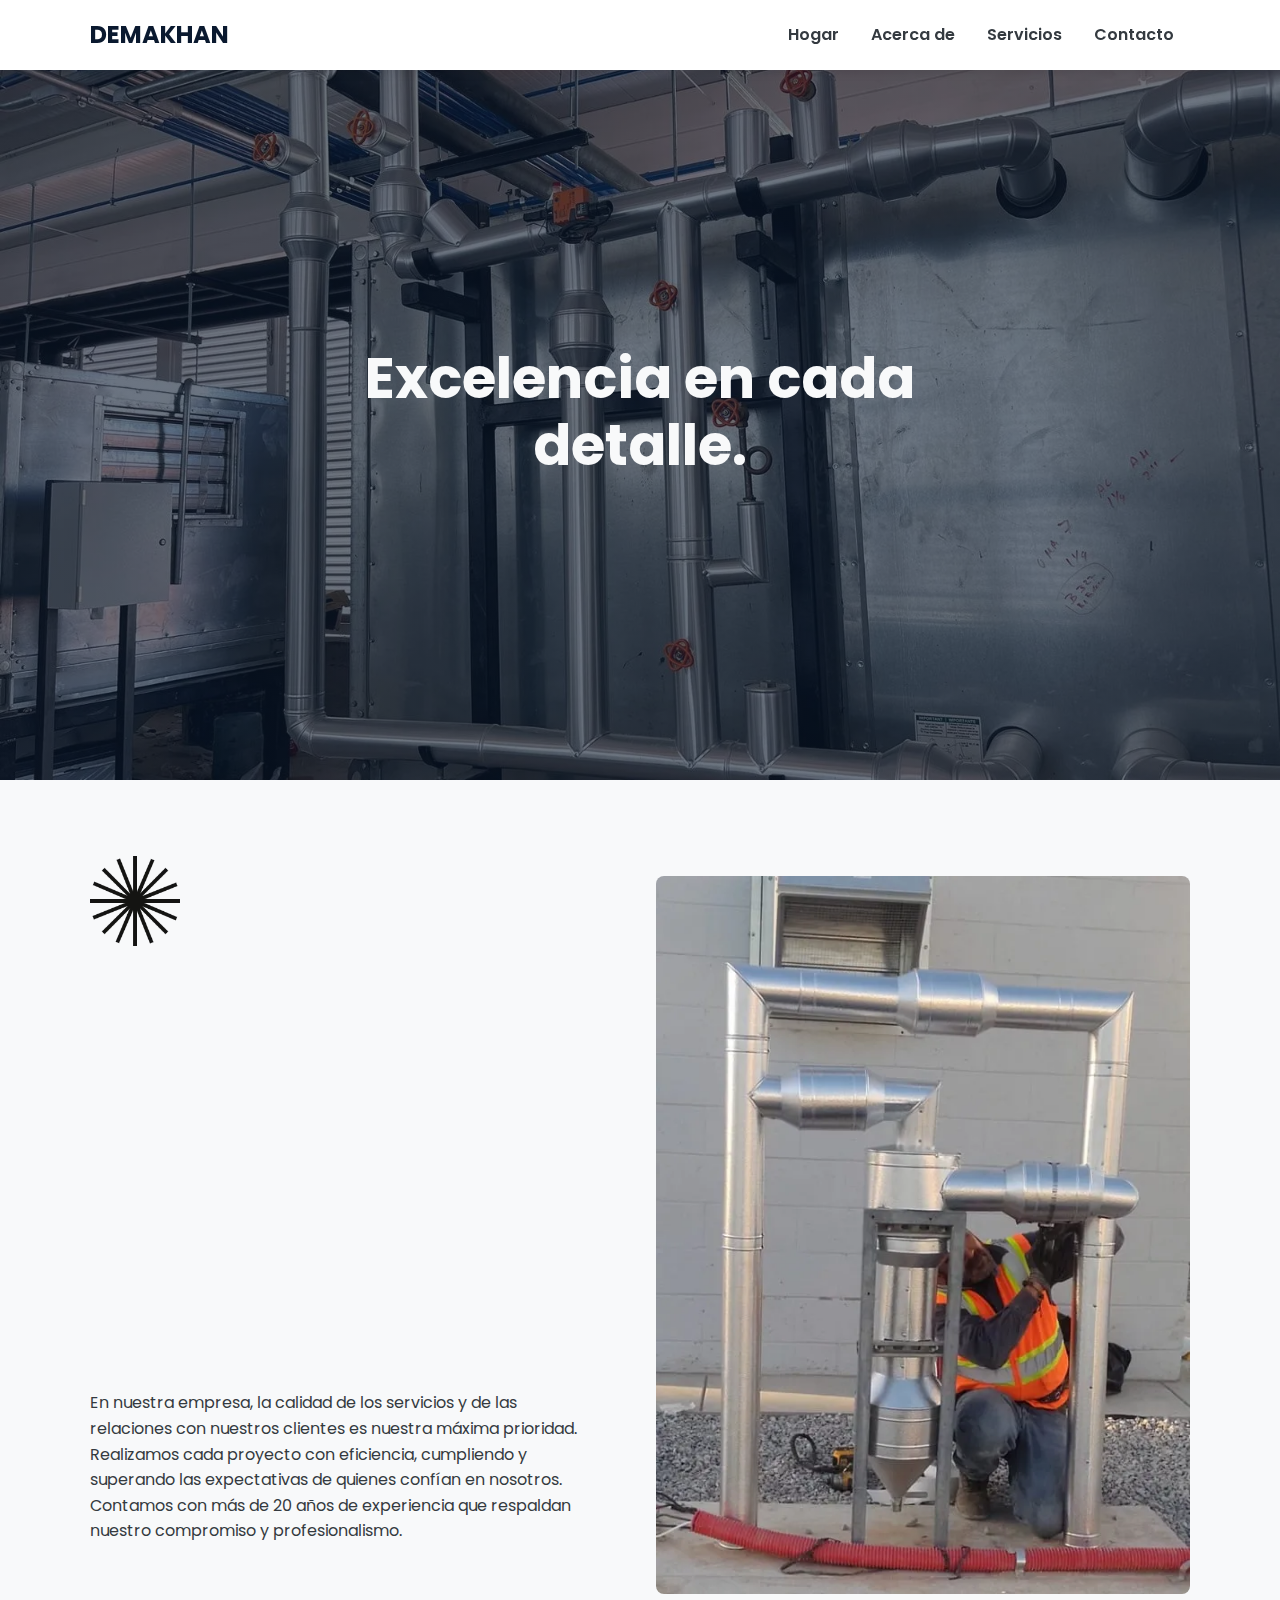
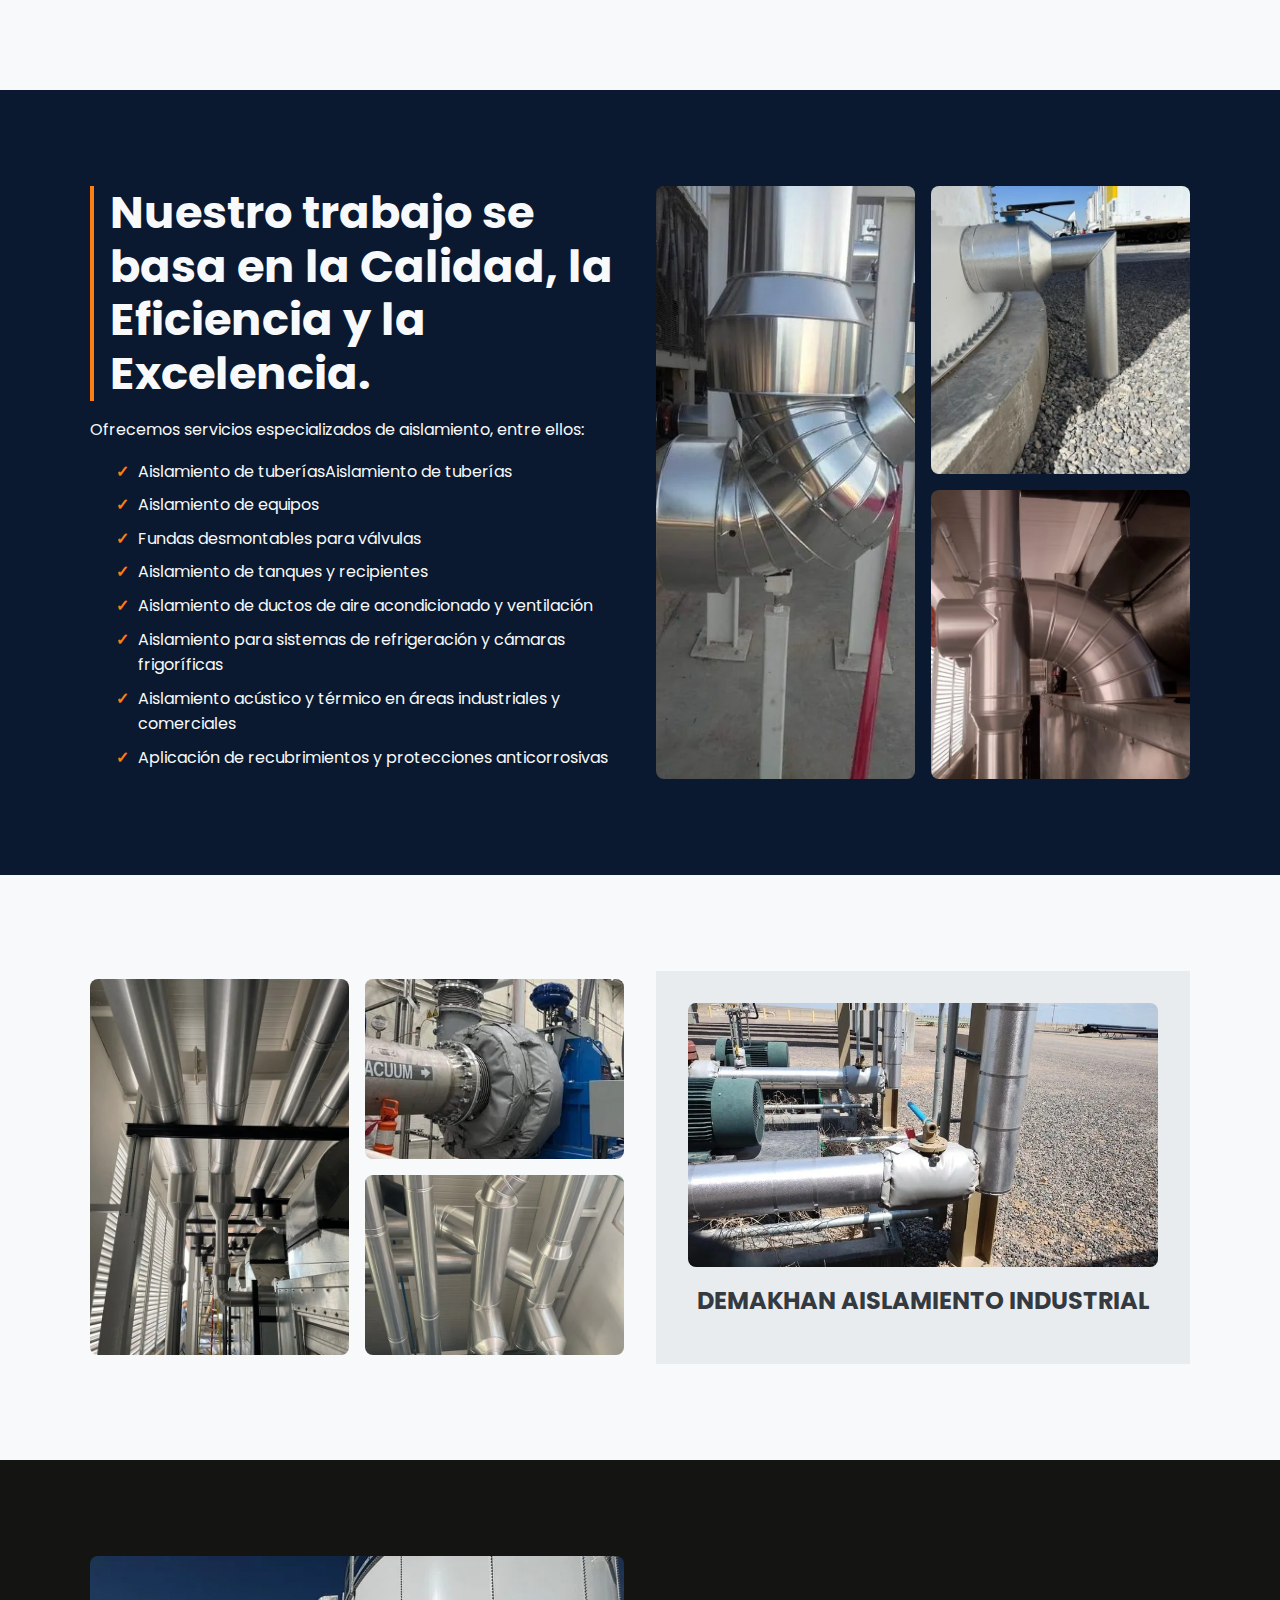
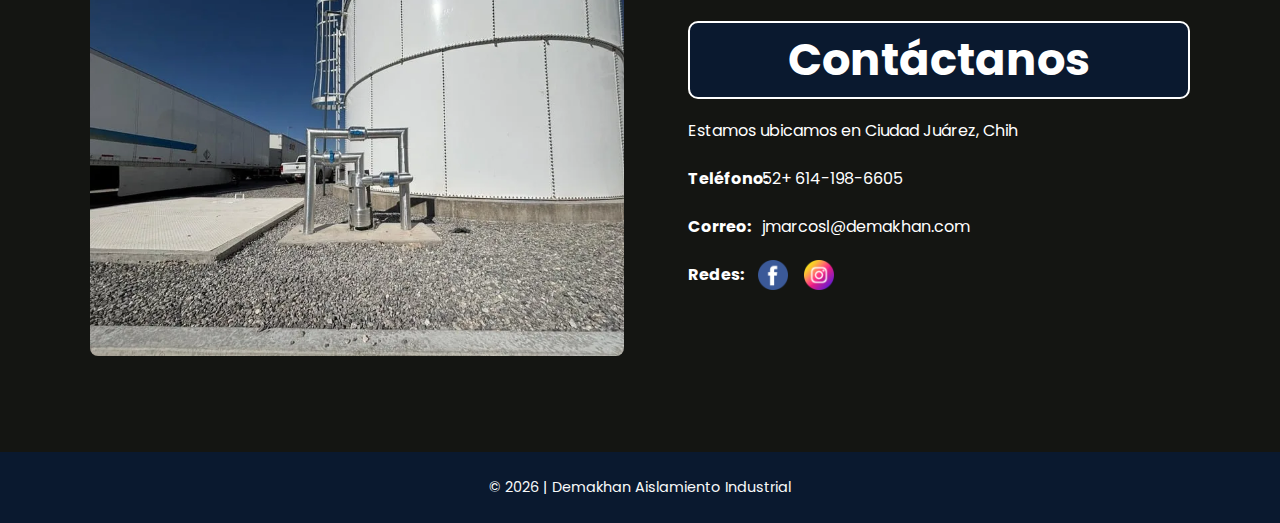
<file: index.html>
<!DOCTYPE html>
  <html lang="es">
    <!-- Changed lang to es for Spanish -->
  <head>
    <meta charset="UTF-8" />
    <meta name="viewport" content="width=device-width, initial-scale=1.0" />
    <title>
      DEMAKHAN | Aislamiento Industrial en Ciudad Juárez | Aislamiento Térmico
      y Acústico
    </title>
    <meta
      name="description"
      content="DEMAKHAN ofrece servicios de aislamiento industrial de alta calidad en Ciudad Juárez. Especialistas en aislamiento térmico, acústico, tuberías, equipos y más. Más de 20 años de experiencia."
    />
    <meta
      name="keywords"
      content="aislamiento industrial, aislamiento térmico, aislamiento acústico, aislamiento tuberías, aislamiento equipos, aislamiento tanques, Ciudad Juárez, DEMAKHAN, aislamiento de ductos, aislamiento refrigeración, recubrimientos anticorrosivos"
    />

    <!-- Open Graph / Social Media Tags -->
    <meta property="og:title" content="DEMAKHAN Aislamiento Industrial" />
    <meta
      property="og:description"
      content="DEMAKHAN ofrece servicios de aislamiento industrial de alta calidad en Ciudad Juárez. Más de 20 años de experiencia en aislamiento térmico y acústico."
    />
    <meta
      property="og:image"
      content="https://demakhan.com//img/hero.webp"
    />
    <!-- IMPORTANT: Replace with your actual hero image URL -->
    <meta property="og:url" content="https://demakhan.com//" />
    <!-- IMPORTANT: Replace with your actual website URL -->
    <meta property="og:type" content="website" />

    <!-- Canonical Tag (IMPORTANT: Replace with your actual website URL) -->
    <link rel="canonical" href="https://demakhan.com/" />

    <link rel="stylesheet" href="css/style.css" />
    <link rel="stylesheet" href="css/contact-form.css" />
    <style></style>
  </head>
    <body>
      <header class="header">
        <nav class="navbar container">
          <a href="#" class="nav-logo">DEMAKHAN</a>
          <ul class="nav-menu">
            <li class="nav-item"><a href="#home" class="nav-link">Hogar</a></li>
            <li class="nav-item">
              <a href="#about" class="nav-link">Acerca de</a>
            </li>
            <li class="nav-item">
              <a href="#services" class="nav-link">Servicios</a>
            </li>
            <li class="nav-item">
              <a href="#contact" class="nav-link">Contacto</a>
            </li>
          </ul>
          <div class="hamburger">
            <span class="bar"></span>
            <span class="bar"></span>
            <span class="bar"></span>
          </div>
        </nav>
      </header>

      <main>
        <section id="home" class="hero">
          <div class="hero-text">
            <h1>Excelencia en cada detalle.</h1>
          </div>
        </section>

        <section id="about">
          <div class="container about-content">
            <div class="about-text">
              <div class="icon">
                <img src="img/lines.webp" alt="" />
              </div>
              <p>
                En nuestra empresa, la calidad de los servicios y de las
                relaciones con nuestros clientes es nuestra máxima prioridad.
                Realizamos cada proyecto con eficiencia, cumpliendo y superando
                las expectativas de quienes confían en nosotros. Contamos con
                más de 20 años de experiencia que respaldan nuestro compromiso y
                profesionalismo.
              </p>
            </div>
            <div class="about-image">
              <img
                src="img/about.webp"
                alt="Industrial worker inspecting pipes"
              />
            </div>
          </div>
        </section>

        <section id="services" class="work-philosophy">
          <div class="container work-philosophy-content">
            <div class="work-philosophy-text">
              <h2>
                Nuestro trabajo se basa en la Calidad, la Eficiencia y la
                Excelencia.
              </h2>
              <p>
                Ofrecemos servicios especializados de aislamiento, entre ellos:
              </p>
              <ul class="services-list">
                <li>Aislamiento de tuberíasAislamiento de tuberías</li>
                <li>Aislamiento de equipos</li>
                <li>Fundas desmontables para válvulas</li>
                <li>Aislamiento de tanques y recipientes</li>
                <li>
                  Aislamiento de ductos de aire acondicionado y ventilación
                </li>
                <li>
                  Aislamiento para sistemas de refrigeración y cámaras
                  frigoríficas
                </li>
                <li>
                  Aislamiento acústico y térmico en áreas industriales y
                  comerciales
                </li>
                <li>
                  Aplicación de recubrimientos y protecciones anticorrosivas
                </li>
              </ul>
            </div>
            <div class="work-images">
              <img src="img/work-1.webp" alt="Insulated industrial pipes" />
              <img
                src="img/work-2.webp"
                alt="Close-up of pipe insulation joint"
              />
              <img
                src="img/work-3.webp"
                alt="Complex pipe system with insulation"
              />
            </div>
          </div>
        </section>

        <section id="gallery">
          <div class="container gallery-container">
            <div class="gallery-text">
              <img
                class="collage-img collage-img-4"
                src="img/sample-4.webp"
                alt="Detailed view of industrial piping"
              />
              <h3>DEMAKHAN AISLAMIENTO INDUSTRIAL</h3>
            </div>
            <div class="image-collage">
              <img
                class="collage-img collage-img-1"
                src="img/sample-1.webp"
                alt="Large insulated pipe system"
              />
              <img
                class="collage-img collage-img-2"
                src="img/sample-2.webp"
                alt="Pipes with valves"
              />
              <img
                class="collage-img collage-img-3"
                src="img/sample-3.webp"
                alt="Detailed view of industrial piping"
              />
            </div>
          </div>
        </section>

        <section id="contact" style="background-color: #141512; color: #fff">
          <div class="container contact-content">
            <div class="contact-image">
              <img src="img/contact.webp" alt="Large industrial storage tank" />
            </div>
            <div class="contact-info">
              <h2 id="contactUsBtn">Contáctanos</h2>
              <p>Estamos ubicamos en Ciudad Juárez, Chih</p>
              <p><strong>Teléfono:</strong> 52+ 614-198-6605</p>
              <p>
                <strong>Correo:</strong>
                <a
                  href="mailto:jmarcosl@demakhan.com"
                  style="text-decoration: none; color: inherit"
                  >jmarcosl@demakhan.com</a
                >
              </p>
              <div class="social-wrapper">
                <span><strong>Redes:</strong></span>
                <a
                  href="https://www.facebook.com/DemakhanAI"
                  aria-label="Facebook"
                  target="_blank"
                  title="Facebook"
                >
                  <img src="img/facebook.png" alt="Facebook" />
                </a>
                <a
                  href="https://www.instagram.com/demakhanindustrial"
                  aria-label="Instagram"
                  target="_blank"
                  title="Instagram"
                >
                  <img src="img/instagram.png" alt="Instagram" />
                </a>
              </div>
            </div>
          </div>
        </section>
      </main>

      <footer class="footer">
        <p>&copy; <span id="date"></span> | Demakhan Aislamiento Industrial</p>
      </footer>

      <!-- modal part -->
      <div class="contact-form">
        <!-- <button id="contactUsBtn" class="contact-us-button">
            Contact Us
          </button> -->

        <div id="contactModal" class="modal">
          <div class="modal-content">
            <span class="close-button">&times;</span>
            <h2>Contáctanos</h2>
            <form id="contactForm">
              <label for="name">Nombre:</label>
              <input type="text" id="name" name="name" required />

              <label for="company">Nombre de empresa:</label>
              <input type="text" id="company" name="company" />

              <label for="email">Correo:</label>
              <input type="email" id="email" name="email" required />

              <label for="phone">Teléfono:</label>
              <input type="tel" id="phone" name="phone" />

              <label for="message">Mensaje:</label>
              <textarea
                id="message"
                name="message"
                rows="5"
                required
              ></textarea>

              <button type="submit">Enviar mensaje</button>
            </form>
          </div>
        </div>
      </div>

      <script src="js/script.js"></script>
      <script src="js/contact-form.js"></script>
    </body>
  </html>
</html>
</file>
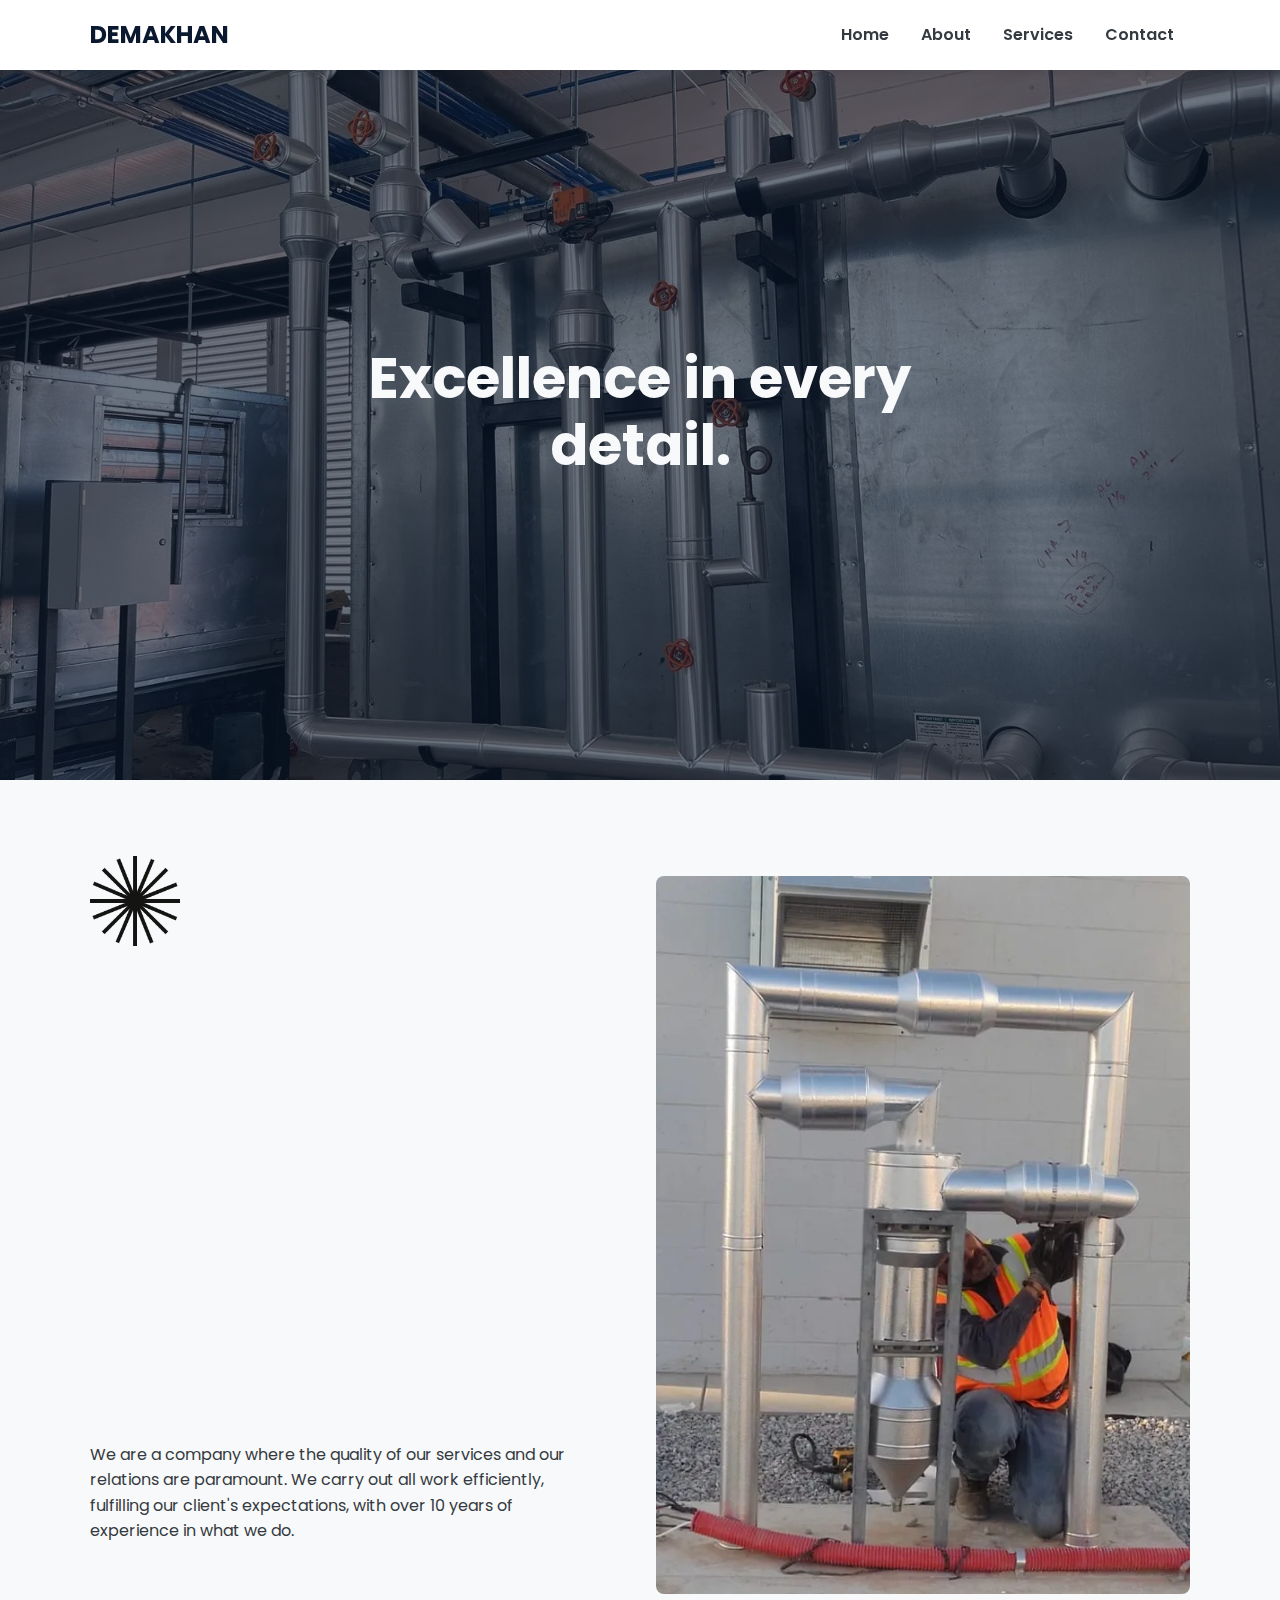
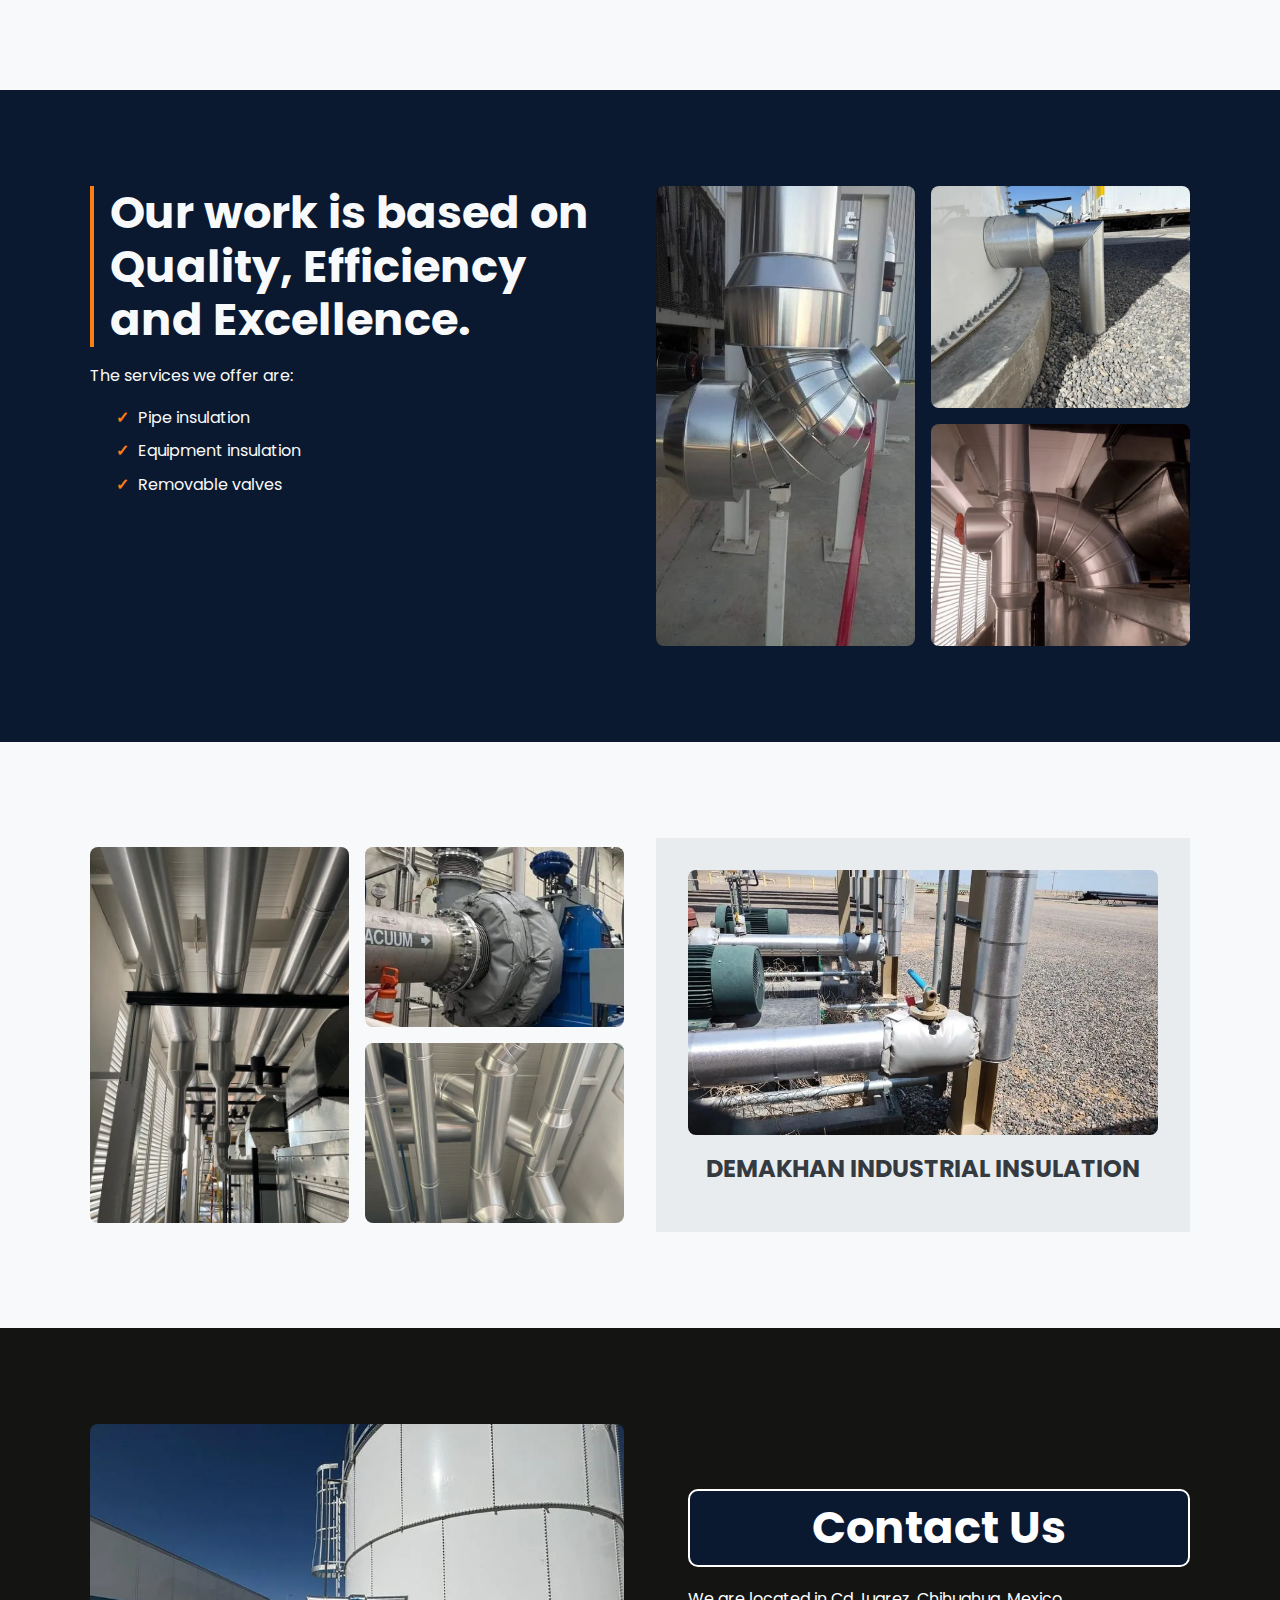
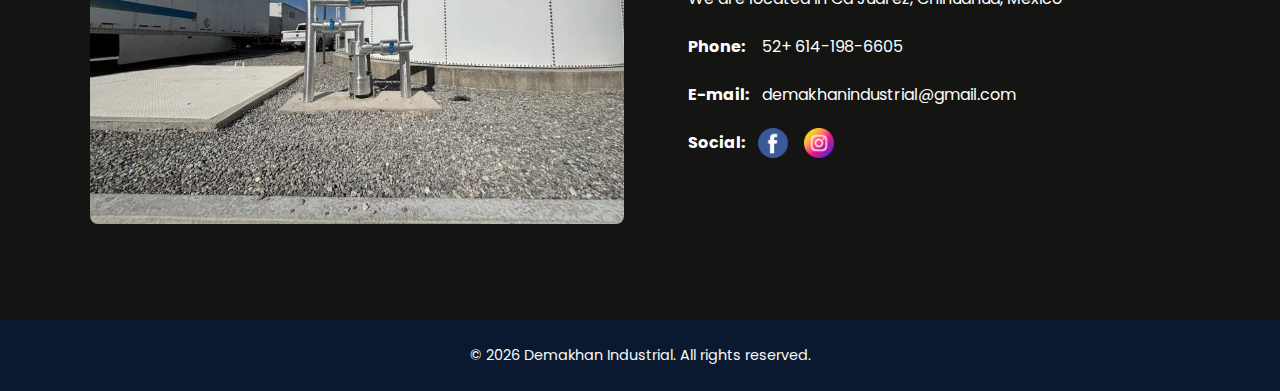
<file: dev.html>
<!DOCTYPE html>
<html lang="en">
  <head>
    <meta charset="UTF-8" />
    <meta name="viewport" content="width=device-width, initial-scale=1.0" />
    <title>Demakhan Industrial Insulation</title>
    <link rel="stylesheet" href="css/style.css" />
    <link rel="stylesheet" href="css/contact-form.css" />
    <style></style>
  </head>
  <body>
    <header class="header">
      <nav class="navbar container">
        <a href="#" class="nav-logo">DEMAKHAN</a>
        <ul class="nav-menu">
          <li class="nav-item"><a href="#home" class="nav-link">Home</a></li>
          <li class="nav-item"><a href="#about" class="nav-link">About</a></li>
          <li class="nav-item">
            <a href="#services" class="nav-link">Services</a>
          </li>
          <li class="nav-item">
            <a href="#contact" class="nav-link">Contact</a>
          </li>
        </ul>
        <div class="hamburger">
          <span class="bar"></span>
          <span class="bar"></span>
          <span class="bar"></span>
        </div>
      </nav>
    </header>

    <main>
      <section id="home" class="hero">
        <div class="hero-text">
          <h1>Excellence in every detail.</h1>
        </div>
      </section>

      <section id="about">
        <div class="container about-content">
          <div class="about-text">
            <div class="icon">
              <img src="img/lines.webp" alt="" />
            </div>
            <p>
              We are a company where the quality of our services and our
              relations are paramount. We carry out all work efficiently,
              fulfilling our client's expectations, with over 10 years of
              experience in what we do.
            </p>
          </div>
          <div class="about-image">
            <img
              src="img/about.webp"
              alt="Industrial worker inspecting pipes"
            />
          </div>
        </div>
      </section>

      <section id="services" class="work-philosophy">
        <div class="container work-philosophy-content">
          <div class="work-philosophy-text">
            <h2>Our work is based on Quality, Efficiency and Excellence.</h2>
            <p>The services we offer are:</p>
            <ul class="services-list">
              <li>Pipe insulation</li>
              <li>Equipment insulation</li>
              <li>Removable valves</li>
            </ul>
          </div>
          <div class="work-images">
            <img src="img/work-1.webp" alt="Insulated industrial pipes" />
            <img
              src="img/work-2.webp"
              alt="Close-up of pipe insulation joint"
            />
            <img
              src="img/work-3.webp"
              alt="Complex pipe system with insulation"
            />
          </div>
        </div>
      </section>

      <section id="gallery">
        <div class="container gallery-container">
          <div class="gallery-text">
            <img
              class="collage-img collage-img-4"
              src="img/sample-4.webp"
              alt="Detailed view of industrial piping"
            />
            <h3>DEMAKHAN INDUSTRIAL INSULATION</h3>
          </div>
          <div class="image-collage">
            <img
              class="collage-img collage-img-1"
              src="img/sample-1.webp"
              alt="Large insulated pipe system"
            />
            <img
              class="collage-img collage-img-2"
              src="img/sample-2.webp"
              alt="Pipes with valves"
            />
            <img
              class="collage-img collage-img-3"
              src="img/sample-3.webp"
              alt="Detailed view of industrial piping"
            />
          </div>
        </div>
      </section>

      <section id="contact" style="background-color: #141512; color: #fff">
        <div class="container contact-content">
          <div class="contact-image">
            <img src="img/contact.webp" alt="Large industrial storage tank" />
          </div>
          <div class="contact-info">
            <h2 id="contactUsBtn">Contact us</h2>
            <p>We are located in Cd Juarez, Chihuahua, Mexico</p>
            <p><strong>Phone:</strong> 52+ 614-198-6605</p>
            <p>
              <strong>E-mail:</strong>
              <a
                href="mailto:demakhanindustrial@gmail.com"
                style="text-decoration: none; color: inherit"
                >demakhanindustrial@gmail.com</a
              >
            </p>
            <div class="social-wrapper">
              <span><strong>Social:</strong></span>
              <a
                href="https://www.facebook.com/DemakhanAI"
                aria-label="Facebook"
                target="_blank"
                title="Facebook"
              >
                <img src="img/facebook.png" alt="Facebook" />
              </a>
              <a
                href="https://www.instagram.com/demakhanindustrial"
                aria-label="Instagram"
                target="_blank"
                title="Instagram"
              >
                <img src="img/instagram.png" alt="Instagram" />
              </a>
            </div>
          </div>
        </div>
      </section>
    </main>

    <footer class="footer">
      <p>
        &copy; <span id="date"></span> Demakhan Industrial. All rights reserved.
      </p>
    </footer>

    <!-- modal part -->
    <div class="contact-form">
      <!-- <button id="contactUsBtn" class="contact-us-button">
            Contact Us
          </button> -->

      <div id="contactModal" class="modal">
        <div class="modal-content">
          <span class="close-button">&times;</span>
          <h2>Contact Us</h2>
          <form id="contactForm">
            <label for="name">Name:</label>
            <input type="text" id="name" name="name" required />

            <label for="company">Company Name:</label>
            <input type="text" id="company" name="company" />

            <label for="email">Email:</label>
            <input type="email" id="email" name="email" required />

            <label for="phone">Phone Number:</label>
            <input type="tel" id="phone" name="phone" />

            <label for="message">Message:</label>
            <textarea id="message" name="message" rows="5" required></textarea>

            <button type="submit">Send Message</button>
          </form>
        </div>
      </div>
    </div>

    <script src="js/script.js"></script>
    <script src="js/contact-form.js"></script>
  </body>
</html>
</file>
<file: css/contact-form.css>
/* Contact Us Button */
.contact-us-button {
  background-color: #4caf50; /* Green */
  color: white;
  padding: 10px 20px;
  border: none;
  border-radius: 5px;
  cursor: pointer;
  font-size: 16px;
  position: fixed; /* Or absolute, depending on where you want it */
  bottom: 20px;
  right: 20px;
  z-index: 1000;
}

.contact-us-button:hover {
  background-color: #45a049;
}

/* Modal Styling */
.modal {
  display: none; /* Hidden by default */
  position: fixed; /* Stay in place */
  z-index: 1001; /* Sit on top */
  left: 0;
  top: 0;
  width: 100%; /* Full width */
  height: 100%; /* Full height */
  overflow: auto; /* Enable scroll if needed */
  background-color: rgba(0, 0, 0, 0.4); /* Black w/ opacity */
}

.modal-content {
  background-color: #fefefe;
  margin: 15% auto; /* 15% from the top and centered */
  padding: 20px;
  border: 1px solid #888;
  width: 80%; /* Could be more or less, depending on screen size */
  max-width: 500px;
  border-radius: 8px;
  position: relative;
}

.close-button {
  color: #aaa;
  float: right;
  font-size: 28px;
  font-weight: bold;
}

.close-button:hover,
.close-button:focus {
  color: black;
  text-decoration: none;
  cursor: pointer;
}

/* Form Styling */
.modal-content h2 {
  text-align: center;
  color: #333;
  margin-bottom: 20px;
}

.modal-content label {
  display: block;
  margin-bottom: 8px;
  color: #555;
}

.modal-content input[type="text"],
.modal-content input[type="email"],
.modal-content input[type="tel"],
.modal-content textarea {
  width: calc(100% - 22px); /* Account for padding and border */
  padding: 10px;
  margin-bottom: 20px;
  border: 1px solid #ccc;
  border-radius: 4px;
  box-sizing: border-box; /* Include padding and border in the element's total width and height */
  font-size: 16px;
}

.modal-content textarea {
  resize: vertical; /* Allow vertical resizing */
}

.modal-content button[type="submit"] {
  background-color: #007bff; /* Blue */
  color: white;
  padding: 10px 15px;
  border: none;
  border-radius: 4px;
  cursor: pointer;
  font-size: 16px;
  width: 100%;
}

.modal-content button[type="submit"]:hover {
  background-color: #0056b3;
}
</file>
<file: css/style.css>
/* CSS RESET & FONT IMPORT */
@import url("https://fonts.googleapis.com/css2?family=Poppins:wght@300;400;600;700&display=swap");

:root {
  --dark-blue: #0a192f;
  --light-gray: #f8f9fa;
  --medium-gray: #e9ecef;
  --text-dark: #343a40;
  --text-light: #f8f9fa;
  --accent-orange: #fd7e14;
}

* {
  margin: 0;
  padding: 0;
  box-sizing: border-box;
}

html {
  scroll-behavior: smooth;
}

body {
  font-family: "Poppins", sans-serif;
  line-height: 1.6;
  background-color: var(--light-gray);
  color: var(--text-dark);
}

/* UTILITY CLASSES */
.container {
  width: 90%;
  max-width: 1100px;
  margin: 0 auto;
}

section {
  padding: 4rem 0;
}

h1,
h2,
h3 {
  line-height: 1.2;
  margin-bottom: 1rem;
}

h1 {
  font-size: 2.8rem;
}
h2 {
  font-size: 2.2rem;
}
h3 {
  font-size: 1.5rem;
}
img {
  max-width: 100%;
  height: auto;
  display: block;
  border-radius: 8px;
}

/* HEADER & NAVIGATION */
.header {
  background-color: #fff;
  padding: 1rem 0;
  position: fixed;
  width: 100%;
  top: 0;
  left: 0;
  z-index: 1000;
  box-shadow: 0 2px 10px rgba(0, 0, 0, 0.1);
}

.navbar {
  display: flex;
  justify-content: space-between;
  align-items: center;
}

.nav-logo {
  font-weight: 700;
  font-size: 1.5rem;
  color: var(--dark-blue);
  text-decoration: none;
}

.nav-menu {
  list-style: none;
  display: flex;
  flex-direction: column;
  position: absolute;
  top: 60px; /* Adjust based on header height */
  left: 0;
  width: 100%;
  background-color: #fff;
  padding: 1rem 0;
  transform: translateY(-150%);
  transition: transform 0.3s ease-in-out;
  box-shadow: 0 2px 10px rgba(0, 0, 0, 0.1);
}

.nav-menu.active {
  transform: translateY(0);
}

.nav-item {
  text-align: center;
  margin: 1rem 0;
}

.nav-link {
  text-decoration: none;
  color: var(--text-dark);
  font-weight: 600;
  transition: color 0.3s;
}

.nav-link:hover {
  color: var(--accent-orange);
}

.hamburger {
  display: block;
  cursor: pointer;
}

.bar {
  display: block;
  width: 25px;
  height: 3px;
  margin: 5px auto;
  background-color: var(--dark-blue);
  transition: all 0.3s ease-in-out;
}

/* Hamburger animation */
.hamburger.active .bar:nth-child(2) {
  opacity: 0;
}
.hamburger.active .bar:nth-child(1) {
  transform: translateY(8px) rotate(45deg);
}
.hamburger.active .bar:nth-child(3) {
  transform: translateY(-8px) rotate(-45deg);
}

/* HERO SECTION */
.hero {
  height: 80vh;
  min-height: 400px;
  background: linear-gradient(rgba(10, 25, 47, 0.6), rgba(10, 25, 47, 0.6)),
    url(../img/hero.webp) no-repeat center center/cover;
  display: flex;
  justify-content: center;
  align-items: center;
  text-align: center;
  color: var(--text-light);
  margin-top: 60px; /* Space for fixed header */
}

.hero-text {
  max-width: 600px;
}

/* ABOUT SECTION */
#about .about-content {
  display: grid;
  gap: 2rem;
  align-items: center;
}

.about-text {
  display: flex;
  flex-direction: column;
  height: 100%;
  justify-content: space-between;
  padding-bottom: 50px;
}

.about-text .icon {
  color: var(--accent-orange);
  margin-bottom: 1rem;
  margin-top: -20px;
  width: 90px;
}

.about-text p {
  max-width: 500px;
}

/* WORK PHILOSOPHY SECTION */
.work-philosophy {
  background-color: var(--dark-blue);
  color: var(--text-light);
}

.work-philosophy-content {
  display: grid;
  gap: 2rem;
}

.work-philosophy-text h2 {
  border-left: 4px solid var(--accent-orange);
  padding-left: 1rem;
}
.work-philosophy-text p {
  padding-bottom: 1rem;
}

.services-list {
  list-style: none;
  padding-left: 3rem;
}

.services-list li {
  position: relative;
  margin-bottom: 0.5rem;
}

.services-list li::before {
  content: "✓";
  position: absolute;
  left: -1.4rem;
  color: var(--accent-orange);
  font-weight: bold;
}

.work-images {
  display: grid;
  grid-template-columns: 1fr 1fr; /* Two equal columns */
  gap: 1rem;
  /* This is key: it tells the grid to backfill empty cells */
  grid-auto-flow: dense;
}

/* Target only the first image inside the container */
.work-images img:first-child {
  grid-row: span 2; /* Make it span 2 rows */
}

/* Ensure all images fill their grid area nicely */
.work-images img {
  width: 100%;
  height: 100%;
  object-fit: cover;
}

/* GALLERY SECTION */
.gallery-container {
  display: grid;
  grid-template-columns: 1fr;
  gap: 2rem;
  align-items: center;
}

.image-collage {
  display: grid;
  grid-template-columns: 1fr 1fr;
  grid-template-rows: repeat(2, 180px);
  gap: 1rem;
}

.collage-img {
  width: 100%;
  height: 100%;
  object-fit: cover;
}

.collage-img-1 {
  grid-column: 1 / 2;
  grid-row: 1 / 3;
}
.collage-img-2 {
  grid-column: 2 / 3;
  grid-row: 1 / 2;
}
.collage-img-3 {
  grid-column: 2 / 3;
  grid-row: 2 / 3;
}

.gallery-text {
  background-color: var(--medium-gray);
  padding: 2rem;
  text-align: center;
}
.gallery-text img {
  margin-bottom: 20px;
}

/* CONTACT SECTION */
.contact-content {
  display: grid;
  gap: 2rem;
}

.contact-info {
  line-height: 2;
  display: flex;
  flex-direction: column;
  justify-content: center;
}
.contact-info p {
  padding-bottom: 1rem;
}

.contact-info strong {
  display: inline-block;
  width: 70px;
}
.social-wrapper {
  display: flex;
  flex-direction: row;
  justify-content: left;
  align-items: center;
}
.social-wrapper a {
  margin-right: 1rem;
  text-decoration: none;
}

.social-wrapper a img {
  width: 30px;
  height: 30px;
  transition: all linear 0.3s;
}
.social-wrapper a img:hover {
  transform: scale(1.2);
}

/* FOOTER */
.footer {
  background-color: var(--dark-blue);
  color: var(--text-light);
  text-align: center;
  padding: 1.5rem 0;
  font-size: 0.9rem;
}

#contactUsBtn {
  padding: 10px 30px;
  border: 2px solid #fff;
  border-radius: 10px;
  cursor: pointer;
  text-transform: capitalize;
  text-align: center;
  position: relative;
  background-color: #0a192f;
  color: #fff;
}
#contactUsBtn:hover::after {
  content: "Click";
  position: absolute;
  top: -50%;
  left: 50%;
  transform: translateX(-50%);
  background: #fff;
  color: #000;
  padding: 5px 15px;
  font-size: 12px;
  letter-spacing: 1px;
  text-transform: uppercase;
  border-radius: 5px;
}
#contactUsBtn:hover::before {
  content: "";
  position: absolute;
  top: -50%;
  left: 50%;
  transform: translateX(-50%);
  width: 0;
  height: 0;
  border-left: 30px solid transparent;
  border-right: 30px solid transparent;
  border-top: 40px solid #fff;
}
/* MEDIA QUERIES FOR RESPONSIVENESS */
@media (min-width: 768px) {
  h1 {
    font-size: 3.5rem;
  }
  h2 {
    font-size: 2.8rem;
  }
  section {
    padding: 6rem 0;
  }

  /* Desktop Navigation */
  .hamburger {
    display: none;
  }
  .nav-menu {
    position: static;
    flex-direction: row;
    background-color: transparent;
    transform: translateY(0);
    width: auto;
    padding: 0;
    box-shadow: none;
  }
  .nav-item {
    margin: 0 1rem;
  }

  /* Sections Layout */
  #about .about-content,
  .work-philosophy-content,
  .gallery-container,
  .contact-content {
    grid-template-columns: 1fr 1fr;
  }

  .gallery-container {
    direction: rtl; /* Reverses order to match image */
  }
  .gallery-container > * {
    direction: ltr;
  }

  .contact-info {
    padding-left: 2rem;
  }
}
</file>
